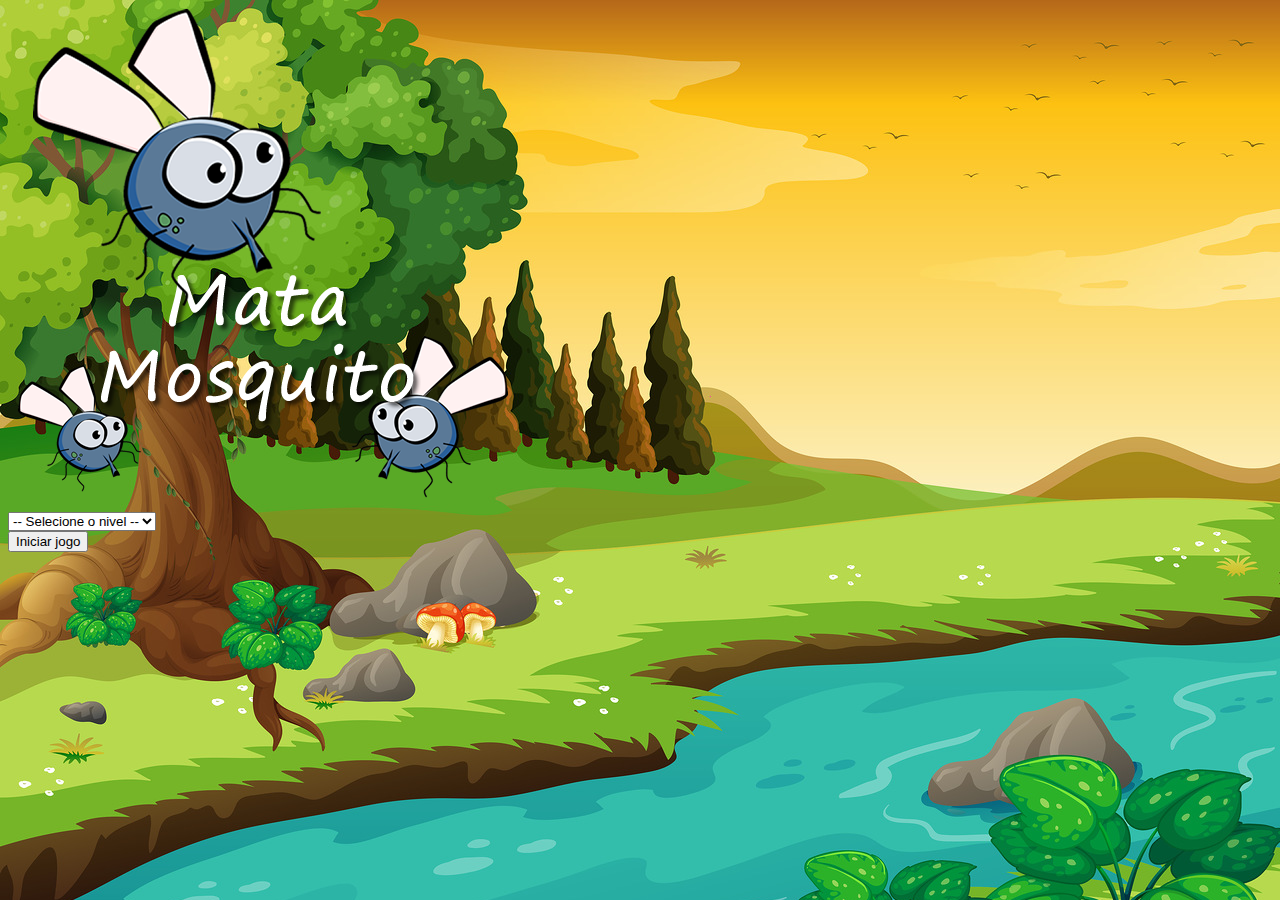
<file: index.html>
<!DOCTYPE html>
<html lang="en">

<head>

    <title>Mata Mosquito</title>
    <meta charset="UTF-8" />
    <link rel="stylesheet" href="style/style.css" />
    <link href="https://cdn.jsdelivr.net/npm/bootstrap@5.3.1/dist/css/bootstrap.min.css" rel="stylesheet"
        integrity="sha384-4bw+/aepP/YC94hEpVNVgiZdgIC5+VKNBQNGCHeKRQN+PtmoHDEXuppvnDJzQIu9" crossorigin="anonymous">

    <script>
        function iniciarJogo() {
            var nivel = document.getElementById('nivel').value;

            if (nivel === '') {
                alert( 'Selecione um nível para iniciar o jogo.');
                return false
            }
            
            window.location.href = "app.html?" + nivel;
        }
    </script>

</head>

<body>

    <div class="container">

        <div class="row">
            <div class="col">
                <div class="d-flex justify-content-center">
                    <img src="imagens/game.png">
                </div>
            </div>
        </div>
    </div>

    <div class="row">
        <div class="col">
            <div class="d-flex justify-content-center">
                <div class="mb-2">
                    <select class="form-control" id="nivel">
                        <option value="">-- Selecione o nivel --</option>
                        <option value="normal">Normal</option>
                        <option value="dificil">Difícil</option>
                        <option value="chucknorris">Chuck Norris</option>
                    </select>
                </div>
            </div>
        </div>
    </div>

    <div class="row">
        <div class="col">
            <div class="d-flex justify-content-center">
                <button onclick="iniciarJogo()" type="button" class="btn btn-danger btn-lg">
                    Iniciar jogo
                </button>
            </div>
        </div>
    </div>


</body>

</html>
</file>
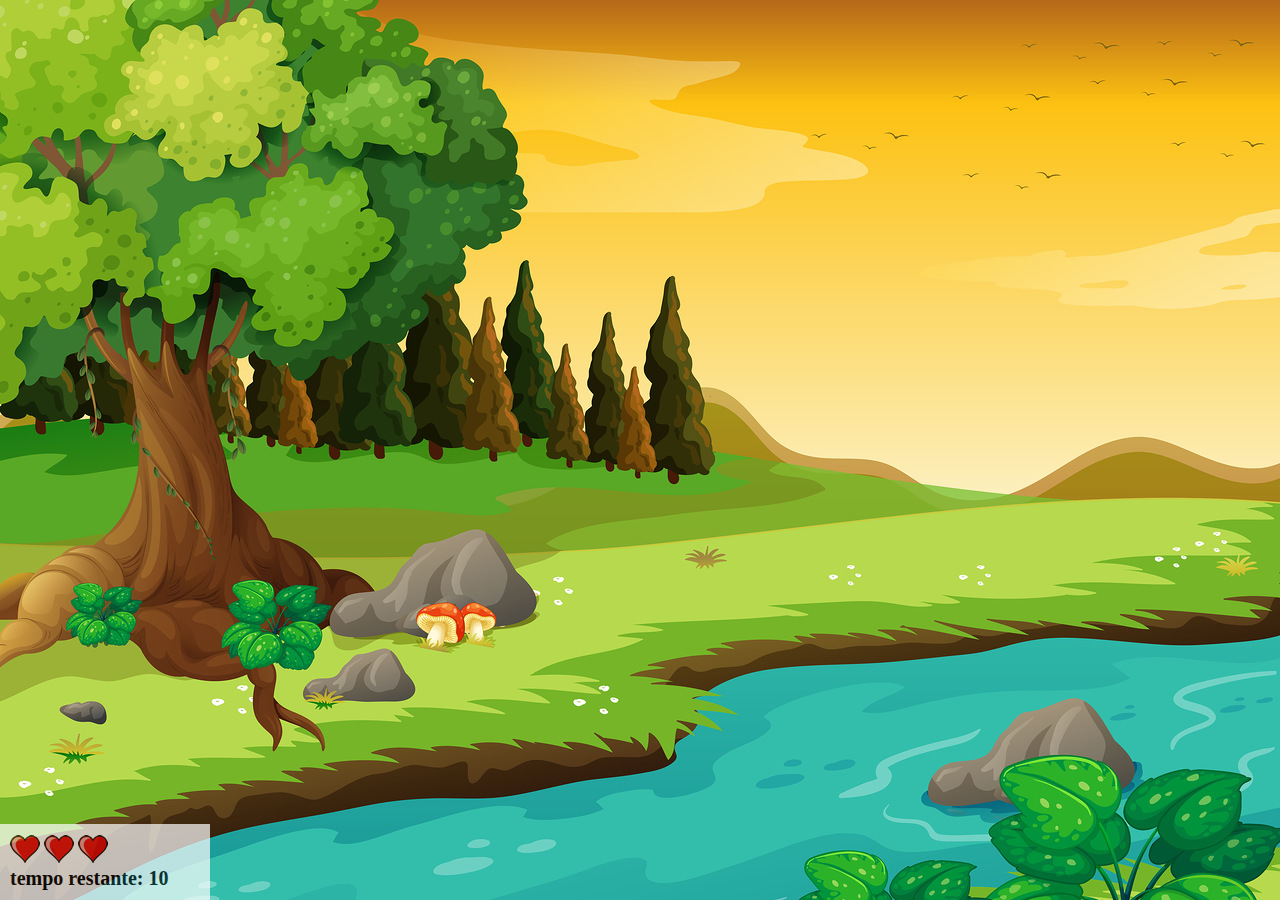
<file: app.html>
<!DOCTYPE html>
<html lang="en">

<head>
    <title>Mata Mosquito</title>
    <link rel="stylesheet" href="style/style.css" />
    <script src="scripts/scripts.js"></script>
</head>

<body onresize="ajustaTamanhoPalcoJogo()">

    <div class="painel">
        <div class="vidas">
            <img id="v1" src="imagens/coracao_cheio.png">
            <img id="v2" src="imagens/coracao_cheio.png">
            <img id="v3" src="imagens/coracao_cheio.png">
        </div>
        <div class="cronometro">
            tempo restante: <span id="cronometro"></span>
        </div>
    </div>

    <script>
        document.getElementById('cronometro').innerHTML = tempo;
        var criaMosquito = setInterval(() => {
            posicaoRandomica()
        }, criaMosquitoTempo);
    </script>
</body>

</html>
</file>
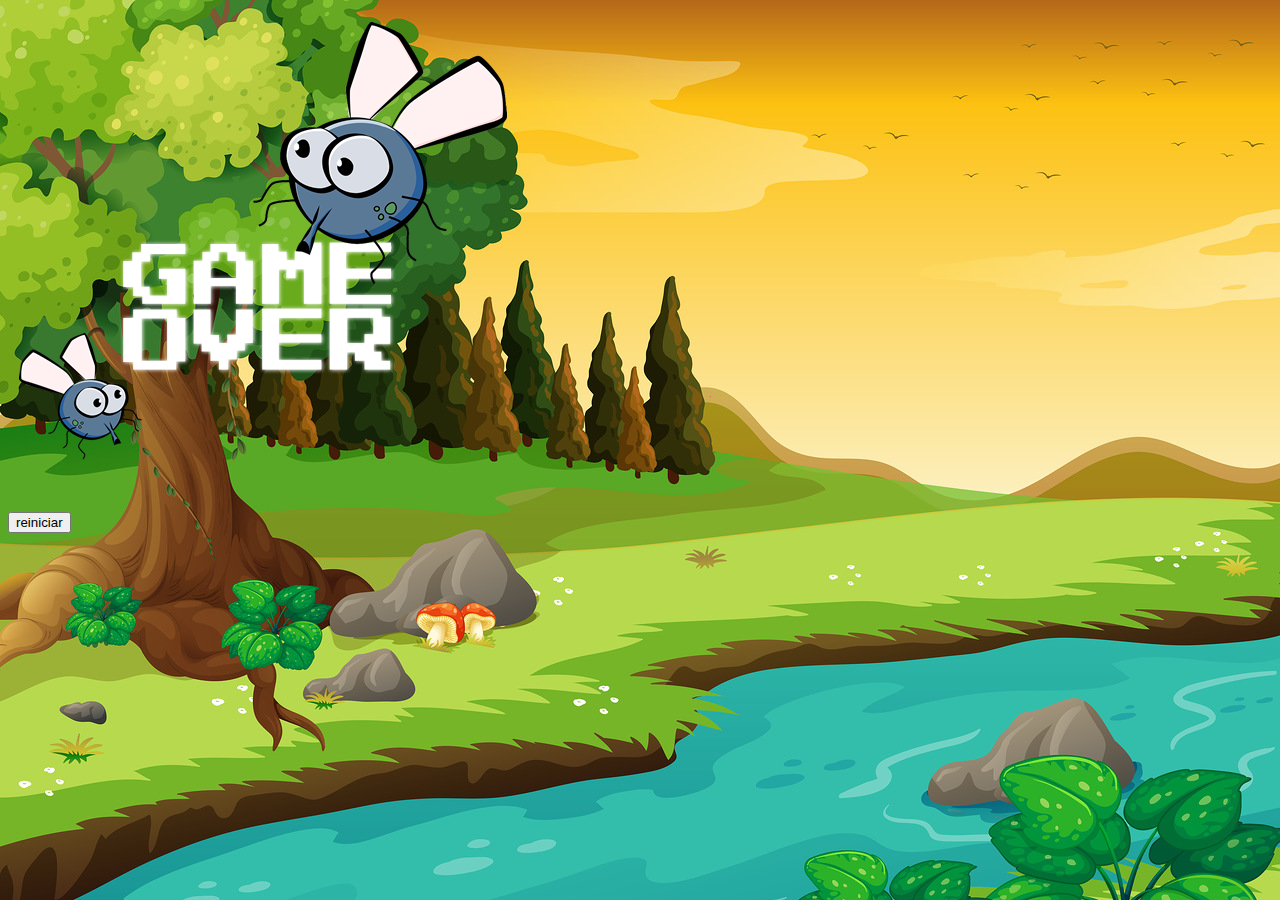
<file: fim_de_jogo.html>
<!DOCTYPE html>
<html lang="en">
<head>
    <title>Game over</title>
    <link href="https://cdn.jsdelivr.net/npm/bootstrap@5.3.1/dist/css/bootstrap.min.css" rel="stylesheet" integrity="sha384-4bw+/aepP/YC94hEpVNVgiZdgIC5+VKNBQNGCHeKRQN+PtmoHDEXuppvnDJzQIu9" crossorigin="anonymous">

    <link rel="stylesheet" href="style/style.css">

</head>
<body>
    
    <div class="container">

        <div class="row">
            <div class="col">
                <div class="d-flex justify-content-center">
                    <img src="imagens/game_over.png">
                </div>
            </div>
        </div>
    </div>

    <div class="row">
        <div class="col">
            <div class="d-flex justify-content-center">
                <button onclick="window.location.href = 'index.html' " type="button" class="btn btn-dark btn-lg">
                    reiniciar
                </button>
            </div>
        </div>
    </div>

</body>
</html>
</file>
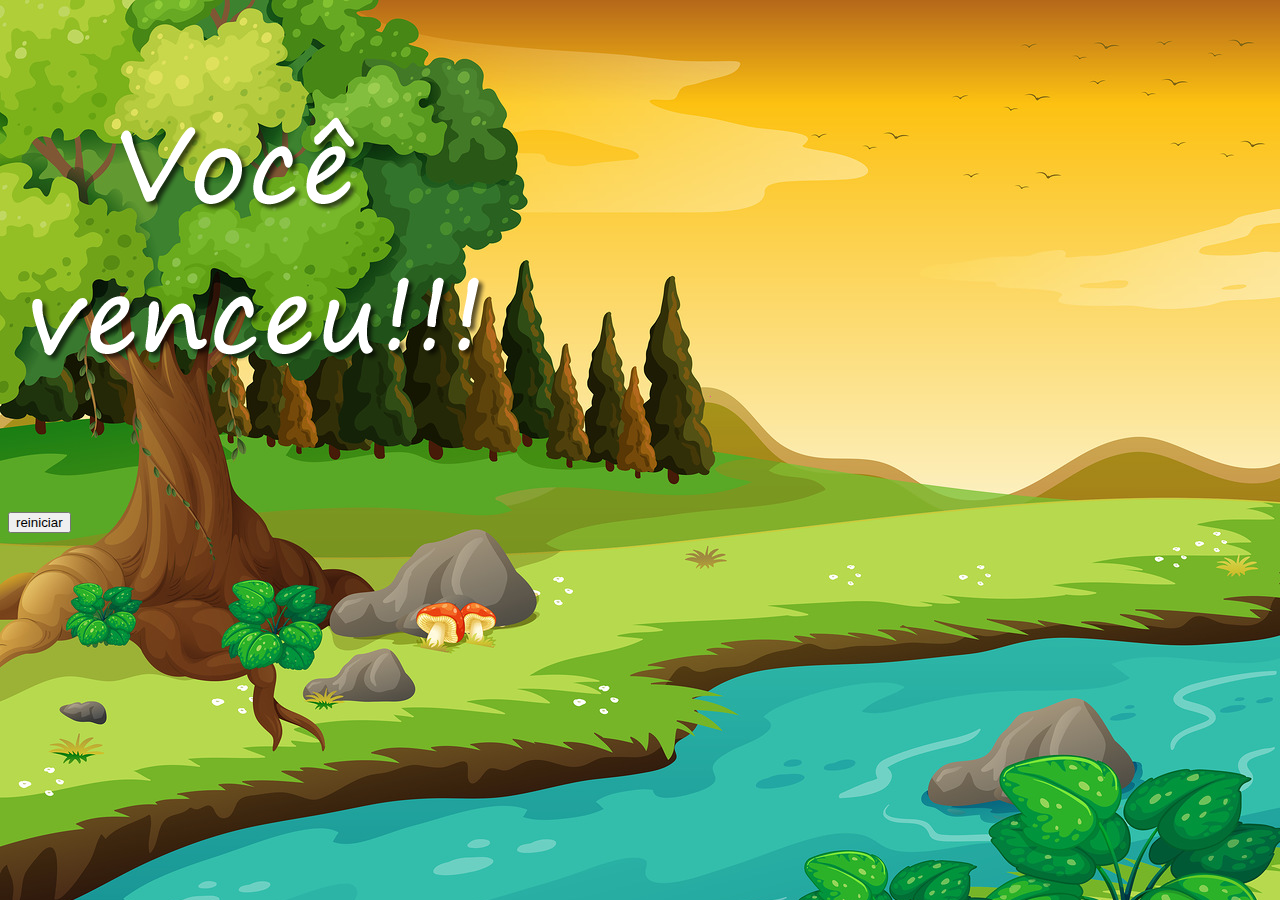
<file: vitoria.html>
<!DOCTYPE html>
<html lang="en">
<head>
    <title>Game over</title>
    <link href="https://cdn.jsdelivr.net/npm/bootstrap@5.3.1/dist/css/bootstrap.min.css" rel="stylesheet" integrity="sha384-4bw+/aepP/YC94hEpVNVgiZdgIC5+VKNBQNGCHeKRQN+PtmoHDEXuppvnDJzQIu9" crossorigin="anonymous">

    <link rel="stylesheet" href="style/style.css">

</head>
<body>
    
    <div class="container">

        <div class="row">
            <div class="col">
                <div class="d-flex justify-content-center">
                    <img src="imagens/vitoria.png">
                </div>
            </div>
        </div>
    </div>

    <div class="row">
        <div class="col">
            <div class="d-flex justify-content-center">
                <button onclick="window.location.href = 'index.html' " type="button" class="btn btn-dark btn-lg">
                    reiniciar
                </button>
            </div>
        </div>
    </div>

</body>
</html>
</file>
<file: style/style.css>
html {
    cursor: url(../imagens/mata_mosca.png) 30 30, auto;
}

body {
    background-image: url(../imagens/bg.jpg);
    background-repeat: no-repeat;
}

.mosquito1 {
    height: 50px;
    width: 50px;
}

.mosquito2 {
    height: 70px;
    width: 70px;
}

.mosquito3 {
    height: 90px;
    width: 90px;
}

.ladoA {
    transform: scaleX(1);
}

.ladoA {
    transform: scaleX(-1);
}

.painel {
    position: absolute;
    width: 190px;
    padding: 10px;
    left: 0px;
    bottom: 0px;
    border-top: 1px solid #fff;
    background-color: #fff;
    opacity: 0.7;
}

.vidas {
    float: left;
}

.cronometro {
    float: left;
    font-size: 20px;
    font-weight: bold;
}
</file>
